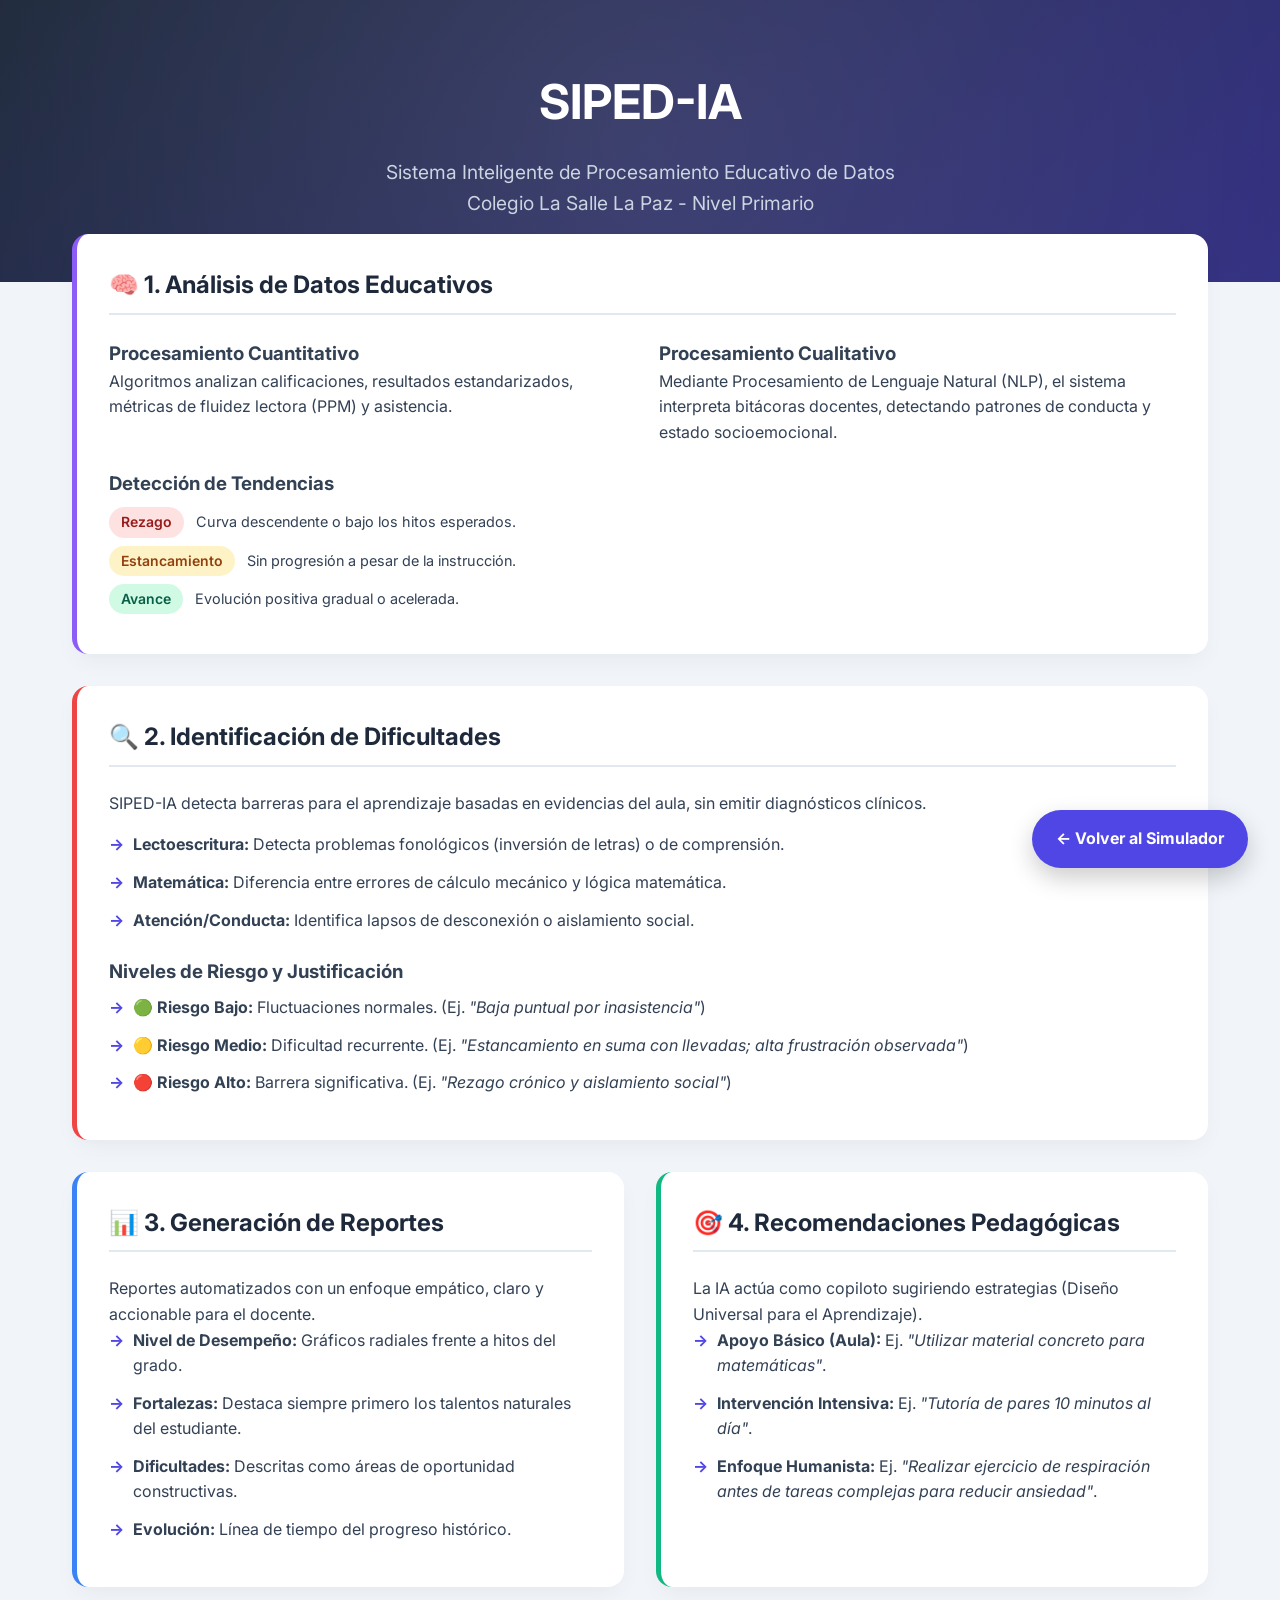
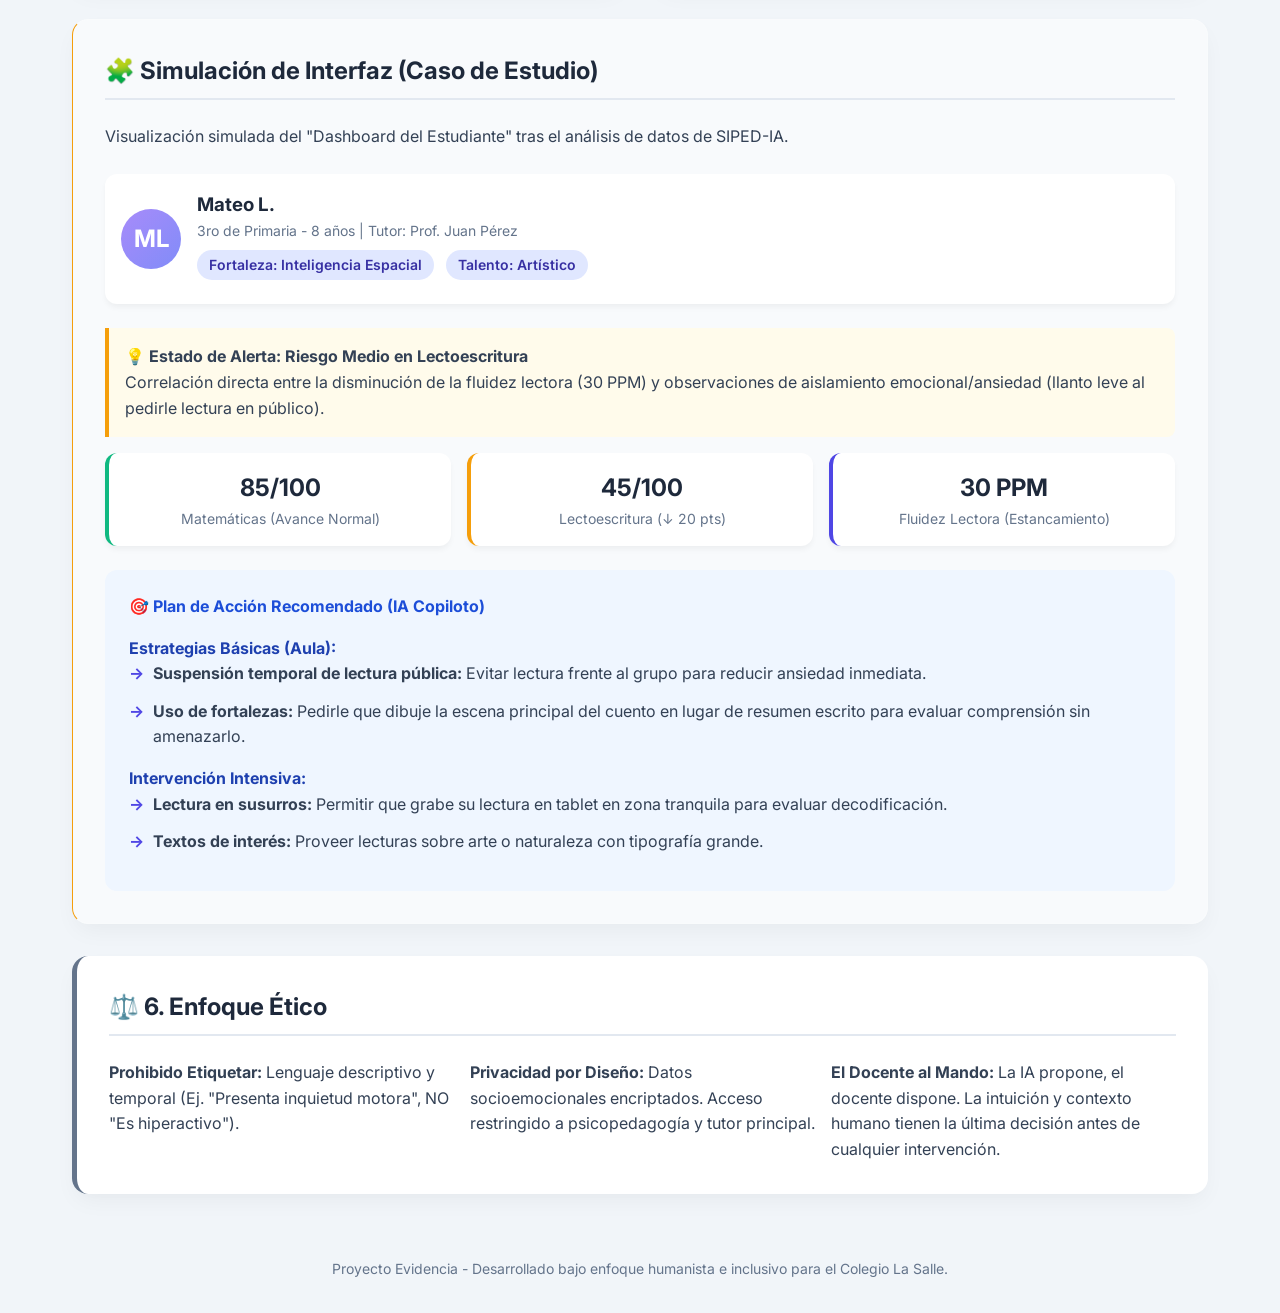
<file: siped-ia/pages/siped_ia_P1.html>
<!DOCTYPE html>
<html lang="es">
<head>
    <meta charset="UTF-8">
    <meta name="viewport" content="width=device-width, initial-scale=1.0">
    <title>SIPED-IA - Diseño y Simulación</title>
    <link href="https://fonts.googleapis.com/css2?family=Inter:wght@300;400;500;600;700&display=swap" rel="stylesheet">
    <style>
        :root {
            --primary: #4F46E5;
            --primary-light: #818CF8;
            --secondary: #10B981;
            --warning: #F59E0B;
            --danger: #EF4444;
            --dark: #1E293B;
            --light: #F8FAFC;
            --card-bg: #FFFFFF;
            --text-main: #334155;
            --text-muted: #64748B;
        }

        * {
            margin: 0;
            padding: 0;
            box-sizing: border-box;
            font-family: 'Inter', sans-serif;
        }

        body {
            background-color: #F1F5F9;
            color: var(--text-main);
            line-height: 1.6;
        }

        /* Header */
        header {
            background: linear-gradient(135deg, var(--dark) 0%, #312E81 100%);
            color: white;
            padding: 4rem 2rem;
            text-align: center;
            position: relative;
            overflow: hidden;
        }

        header::before {
            content: '';
            position: absolute;
            top: -50%;
            left: -50%;
            width: 200%;
            height: 200%;
            background: radial-gradient(circle, rgba(255,255,255,0.1) 0%, transparent 60%);
            animation: pulse 15s infinite linear;
        }

        @keyframes pulse {
            0% { transform: scale(1) rotate(0deg); }
            50% { transform: scale(1.1) rotate(180deg); }
            100% { transform: scale(1) rotate(360deg); }
        }

        header h1 {
            font-size: 3rem;
            font-weight: 700;
            margin-bottom: 1rem;
            position: relative;
            z-index: 1;
        }

        header p {
            font-size: 1.2rem;
            color: #CBD5E1;
            max-width: 600px;
            margin: 0 auto;
            position: relative;
            z-index: 1;
        }

        /* Container */
        .container {
            max-width: 1200px;
            margin: -3rem auto 2rem auto;
            padding: 0 2rem;
            position: relative;
            z-index: 10;
        }

        /* Cards */
        .card {
            background: var(--card-bg);
            border-radius: 16px;
            padding: 2rem;
            margin-bottom: 2rem;
            box-shadow: 0 10px 25px -5px rgba(0, 0, 0, 0.05), 0 8px 10px -6px rgba(0, 0, 0, 0.01);
            transition: transform 0.3s ease, box-shadow 0.3s ease;
            border-left: 5px solid var(--primary);
        }

        .card:hover {
            transform: translateY(-5px);
            box-shadow: 0 20px 25px -5px rgba(0, 0, 0, 0.1), 0 10px 10px -5px rgba(0, 0, 0, 0.04);
        }

        .card h2 {
            display: flex;
            align-items: center;
            gap: 10px;
            color: var(--dark);
            margin-bottom: 1.5rem;
            font-size: 1.5rem;
            border-bottom: 2px solid #E2E8F0;
            padding-bottom: 0.5rem;
        }

        .grid-2 {
            display: grid;
            grid-template-columns: 1fr 1fr;
            gap: 2rem;
        }

        @media (max-width: 768px) {
            .grid-2 {
                grid-template-columns: 1fr;
            }
        }

        /* Lists */
        ul {
            list-style: none;
        }

        ul li {
            position: relative;
            padding-left: 1.5rem;
            margin-bottom: 0.75rem;
        }

        ul li::before {
            content: '→';
            position: absolute;
            left: 0;
            color: var(--primary);
            font-weight: bold;
        }

        /* Tags / Badges */
        .badge {
            display: inline-block;
            padding: 0.25rem 0.75rem;
            border-radius: 9999px;
            font-size: 0.875rem;
            font-weight: 600;
            margin-right: 0.5rem;
            margin-bottom: 0.5rem;
        }

        .badge.low { background: #D1FAE5; color: #065F46; }
        .badge.medium { background: #FEF3C7; color: #92400E; }
        .badge.high { background: #FEE2E2; color: #991B1B; }
        .badge.neutral { background: #E0E7FF; color: #3730A3; }

        /* Simulation Section / Glassmorphism */
        .simulation-box {
            background: rgba(255, 255, 255, 0.7);
            backdrop-filter: blur(10px);
            -webkit-backdrop-filter: blur(10px);
            border: 1px solid rgba(255, 255, 255, 0.18);
            border-radius: 16px;
            padding: 2rem;
            position: relative;
            overflow: hidden;
        }

        .simulation-header {
            display: flex;
            justify-content: space-between;
            align-items: center;
            margin-bottom: 1.5rem;
        }

        .student-profile {
            display: flex;
            align-items: center;
            gap: 1rem;
            margin-bottom: 1.5rem;
            background: white;
            padding: 1rem;
            border-radius: 12px;
            box-shadow: 0 4px 6px -1px rgba(0, 0, 0, 0.05);
        }

        .avatar {
            width: 60px;
            height: 60px;
            border-radius: 50%;
            background: linear-gradient(135deg, #A78BFA, #818CF8);
            display: flex;
            align-items: center;
            justify-content: center;
            color: white;
            font-size: 1.5rem;
            font-weight: bold;
        }

        .metric-cards {
            display: grid;
            grid-template-columns: repeat(auto-fit, minmax(200px, 1fr));
            gap: 1rem;
            margin-bottom: 1.5rem;
        }

        .metric-card {
            background: white;
            padding: 1rem;
            border-radius: 12px;
            text-align: center;
            border-left: 4px solid var(--primary);
            box-shadow: 0 4px 6px -1px rgba(0, 0, 0, 0.05);
        }

        .metric-card.warning { border-left-color: var(--warning); }
        .metric-card.success { border-left-color: var(--secondary); }

        .metric-value {
            font-size: 1.5rem;
            font-weight: bold;
            color: var(--dark);
        }

        .metric-label {
            font-size: 0.875rem;
            color: var(--text-muted);
        }

        .alert-box {
            background: #FFFBEB;
            border-left: 4px solid var(--warning);
            padding: 1rem;
            border-radius: 0 8px 8px 0;
            margin-bottom: 1rem;
        }

        .recommendation-box {
            background: #EFF6FF;
            padding: 1.5rem;
            border-radius: 12px;
            margin-top: 1rem;
        }

        .recommendation-box h4 {
            color: #1D4ED8;
            margin-bottom: 0.5rem;
        }

        /* Footer */
        footer {
            text-align: center;
            padding: 2rem;
            color: var(--text-muted);
            font-size: 0.875rem;
        }
    </style>
</head>
<body>

    <header>
        <h1>SIPED-IA</h1>
        <p>Sistema Inteligente de Procesamiento Educativo de Datos<br>Colegio La Salle La Paz - Nivel Primario</p>
    </header>

    <div class="container">
        
        <!-- Sección 1 -->
        <div class="card" style="border-left-color: #8B5CF6;">
            <h2>🧠 1. Análisis de Datos Educativos</h2>
            <div class="grid-2">
                <div>
                    <h3>Procesamiento Cuantitativo</h3>
                    <p>Algoritmos analizan calificaciones, resultados estandarizados, métricas de fluidez lectora (PPM) y asistencia.</p>
                </div>
                <div>
                    <h3>Procesamiento Cualitativo</h3>
                    <p>Mediante Procesamiento de Lenguaje Natural (NLP), el sistema interpreta bitácoras docentes, detectando patrones de conducta y estado socioemocional.</p>
                </div>
            </div>
            <h3 style="margin-top: 1.5rem; margin-bottom: 0.5rem;">Detección de Tendencias</h3>
            <span class="badge high">Rezago</span> <span style="font-size: 0.9rem;">Curva descendente o bajo los hitos esperados.</span><br>
            <span class="badge medium">Estancamiento</span> <span style="font-size: 0.9rem;">Sin progresión a pesar de la instrucción.</span><br>
            <span class="badge low">Avance</span> <span style="font-size: 0.9rem;">Evolución positiva gradual o acelerada.</span>
        </div>

        <!-- Sección 2 -->
        <div class="card" style="border-left-color: #EF4444;">
            <h2>🔍 2. Identificación de Dificultades</h2>
            <p style="margin-bottom: 1rem;">SIPED-IA detecta barreras para el aprendizaje basadas en evidencias del aula, sin emitir diagnósticos clínicos.</p>
            <ul>
                <li><strong>Lectoescritura:</strong> Detecta problemas fonológicos (inversión de letras) o de comprensión.</li>
                <li><strong>Matemática:</strong> Diferencia entre errores de cálculo mecánico y lógica matemática.</li>
                <li><strong>Atención/Conducta:</strong> Identifica lapsos de desconexión o aislamiento social.</li>
            </ul>
            <h3 style="margin-top: 1.5rem; margin-bottom: 0.5rem;">Niveles de Riesgo y Justificación</h3>
            <ul>
                <li>🟢 <strong>Riesgo Bajo:</strong> Fluctuaciones normales. (Ej. <em>"Baja puntual por inasistencia"</em>)</li>
                <li>🟡 <strong>Riesgo Medio:</strong> Dificultad recurrente. (Ej. <em>"Estancamiento en suma con llevadas; alta frustración observada"</em>)</li>
                <li>🔴 <strong>Riesgo Alto:</strong> Barrera significativa. (Ej. <em>"Rezago crónico y aislamiento social"</em>)</li>
            </ul>
        </div>

        <!-- Sección 3 & 4 -->
        <div class="grid-2">
            <div class="card" style="border-left-color: #3B82F6;">
                <h2>📊 3. Generación de Reportes</h2>
                <p>Reportes automatizados con un enfoque empático, claro y accionable para el docente.</p>
                <ul>
                    <li><strong>Nivel de Desempeño:</strong> Gráficos radiales frente a hitos del grado.</li>
                    <li><strong>Fortalezas:</strong> Destaca siempre primero los talentos naturales del estudiante.</li>
                    <li><strong>Dificultades:</strong> Descritas como áreas de oportunidad constructivas.</li>
                    <li><strong>Evolución:</strong> Línea de tiempo del progreso histórico.</li>
                </ul>
            </div>
            
            <div class="card" style="border-left-color: #10B981;">
                <h2>🎯 4. Recomendaciones Pedagógicas</h2>
                <p>La IA actúa como copiloto sugiriendo estrategias (Diseño Universal para el Aprendizaje).</p>
                <ul>
                    <li><strong>Apoyo Básico (Aula):</strong> Ej. <em>"Utilizar material concreto para matemáticas"</em>.</li>
                    <li><strong>Intervención Intensiva:</strong> Ej. <em>"Tutoría de pares 10 minutos al día"</em>.</li>
                    <li><strong>Enfoque Humanista:</strong> Ej. <em>"Realizar ejercicio de respiración antes de tareas complejas para reducir ansiedad"</em>.</li>
                </ul>
            </div>
        </div>

        <!-- Sección 5 y Extra: Simulación UI -->
        <div class="simulation-box card" style="border-left-color: #F59E0B; background-color: #F8FAFC;">
            <h2>🧩 Simulación de Interfaz (Caso de Estudio)</h2>
            <p style="margin-bottom: 1.5rem;">Visualización simulada del "Dashboard del Estudiante" tras el análisis de datos de SIPED-IA.</p>
            
            <div class="student-profile">
                <div class="avatar">ML</div>
                <div>
                    <h3 style="margin: 0; color: var(--dark);">Mateo L.</h3>
                    <p style="margin: 0; font-size: 0.875rem; color: var(--text-muted);">3ro de Primaria - 8 años | Tutor: Prof. Juan Pérez</p>
                    <div style="margin-top: 0.5rem;">
                        <span class="badge neutral">Fortaleza: Inteligencia Espacial</span>
                        <span class="badge neutral">Talento: Artístico</span>
                    </div>
                </div>
            </div>

            <div class="alert-box">
                <strong>💡 Estado de Alerta: Riesgo Medio en Lectoescritura</strong><br>
                Correlación directa entre la disminución de la fluidez lectora (30 PPM) y observaciones de aislamiento emocional/ansiedad (llanto leve al pedirle lectura en público).
            </div>

            <div class="metric-cards">
                <div class="metric-card success">
                    <div class="metric-value">85/100</div>
                    <div class="metric-label">Matemáticas (Avance Normal)</div>
                </div>
                <div class="metric-card warning">
                    <div class="metric-value">45/100</div>
                    <div class="metric-label">Lectoescritura (↓ 20 pts)</div>
                </div>
                <div class="metric-card">
                    <div class="metric-value">30 PPM</div>
                    <div class="metric-label">Fluidez Lectora (Estancamiento)</div>
                </div>
            </div>

            <div class="recommendation-box">
                <h4>🎯 Plan de Acción Recomendado (IA Copiloto)</h4>
                
                <strong style="display: block; margin-top: 1rem; color: #1E40AF;">Estrategias Básicas (Aula):</strong>
                <ul>
                    <li><strong>Suspensión temporal de lectura pública:</strong> Evitar lectura frente al grupo para reducir ansiedad inmediata.</li>
                    <li><strong>Uso de fortalezas:</strong> Pedirle que dibuje la escena principal del cuento en lugar de resumen escrito para evaluar comprensión sin amenazarlo.</li>
                </ul>

                <strong style="display: block; margin-top: 1rem; color: #1E40AF;">Intervención Intensiva:</strong>
                <ul>
                    <li><strong>Lectura en susurros:</strong> Permitir que grabe su lectura en tablet en zona tranquila para evaluar decodificación.</li>
                    <li><strong>Textos de interés:</strong> Proveer lecturas sobre arte o naturaleza con tipografía grande.</li>
                </ul>
            </div>
        </div>

        <!-- Sección 6 -->
        <div class="card" style="border-left-color: #64748B;">
            <h2>⚖️ 6. Enfoque Ético</h2>
            <div style="display: flex; gap: 1rem; flex-wrap: wrap;">
                <div style="flex: 1; min-width: 250px;">
                    <strong>Prohibido Etiquetar:</strong> Lenguaje descriptivo y temporal (Ej. "Presenta inquietud motora", NO "Es hiperactivo").
                </div>
                <div style="flex: 1; min-width: 250px;">
                    <strong>Privacidad por Diseño:</strong> Datos socioemocionales encriptados. Acceso restringido a psicopedagogía y tutor principal.
                </div>
                <div style="flex: 1; min-width: 250px;">
                    <strong>El Docente al Mando:</strong> La IA propone, el docente dispone. La intuición y contexto humano tienen la última decisión antes de cualquier intervención.
                </div>
            </div>
        </div>

    </div>

    <footer>
        <p>Proyecto Evidencia - Desarrollado bajo enfoque humanista e inclusivo para el Colegio La Salle.</p>
    </footer>

    <!-- Botón Volver al Dashboard -->
    <a href="../index.html" style="position: fixed; bottom: 2rem; right: 2rem; background: var(--primary); color: white; padding: 1rem 1.5rem; border-radius: 9999px; text-decoration: none; font-weight: bold; box-shadow: 0 10px 25px rgba(0,0,0,0.2); z-index: 1000; display: flex; align-items: center; gap: 0.5rem; transition: transform 0.3s;" onmouseover="this.style.transform='translateY(-5px)'" onmouseout="this.style.transform='translateY(0)'">
        ← Volver al Simulador
    </a>

</body>
</html>
</file>
